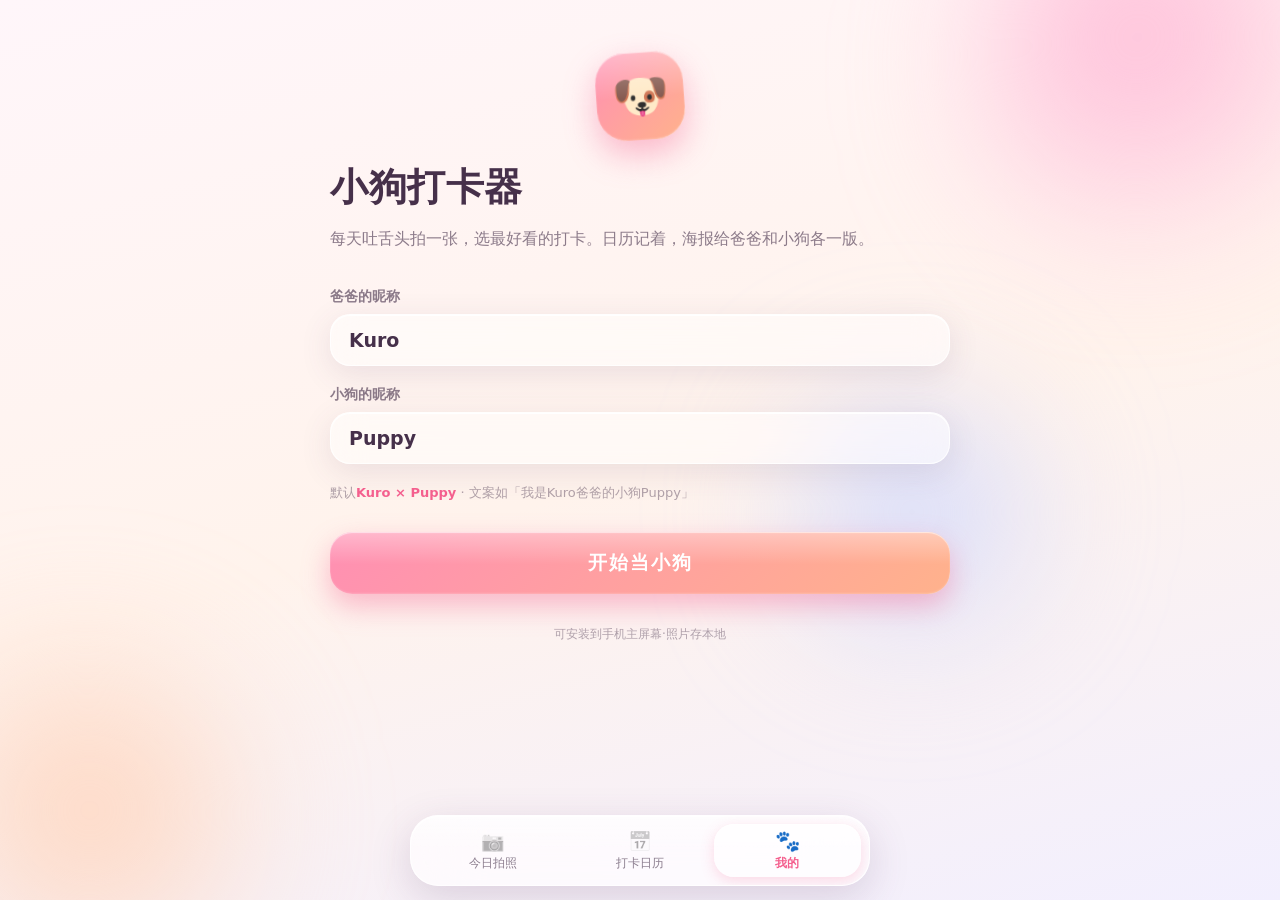
<file: index.html>
<!DOCTYPE html>
<html lang="zh-CN">
<head>
    <meta charset="UTF-8">
    <meta name="viewport" content="width=device-width, initial-scale=1.0, maximum-scale=1.0, user-scalable=no">
    <title>小狗打卡器</title>
    <link rel="stylesheet" href="theme.css">
    <link rel="stylesheet" href="index.css">
</head>
<body>
    <div class="box-icon">🐶</div>
    <h1>小狗打卡器</h1>
    <p class="desc">每天吐舌头拍一张，选最好看的打卡。日历记着，海报给爸爸和小狗各一版。</p>

    <label>爸爸的昵称</label>
    <input id="dad" value="Kuro">

    <label>小狗的昵称</label>
    <input id="puppy" value="Puppy">

    <p class="tip-text">默认<span id="tipShow">Kuro × Puppy</span> · 文案如「我是Kuro爸爸的小狗Puppy」</p>

    <button class="btn-start" onclick="saveInfo()">开始当小狗</button>

            <p class="bottom-note">可安装到手机主屏幕·照片存本地</p>

    <!-- 底部导航 -->
    <div class="tab-bar">
        <div class="tab-item" data-icon="📷" onclick="location.href='home.html'">今日拍照</div>
        <div class="tab-item" data-icon="📅" onclick="location.href='calendar.html'">打卡日历</div>
        <div class="tab-item tab-active" data-icon="🐾">我的</div>
    </div>

<script src="db.js"></script>
<script src="index.js"></script>
</body>
</html>
</file>
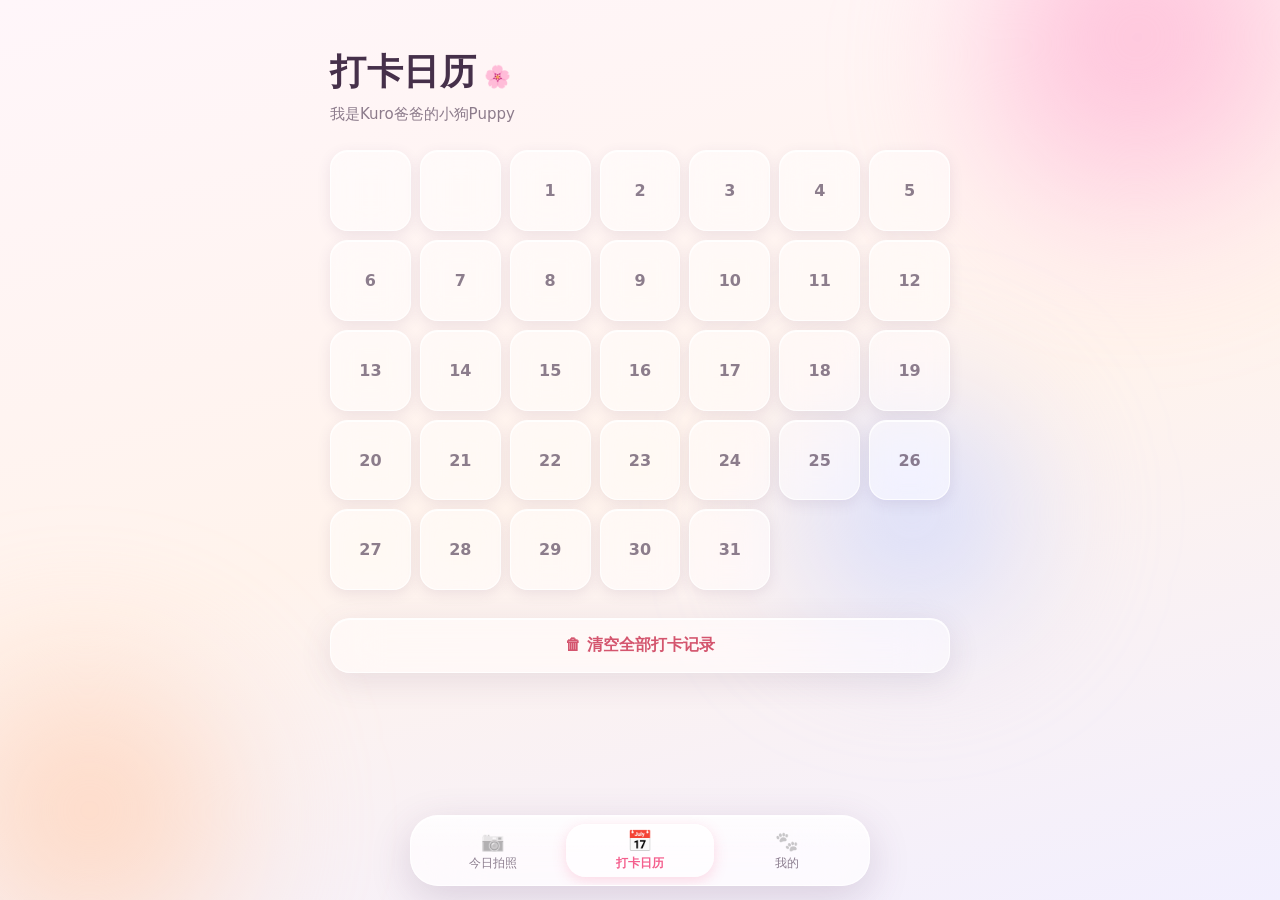
<file: calendar.html>
<!DOCTYPE html>
<html lang="zh-CN">
<head>
    <meta charset="UTF-8">
    <meta name="viewport" content="width=device-width, initial-scale=1.0, maximum-scale=1.0, user-scalable=no">
    <title>打卡日历</title>
    <link rel="stylesheet" href="theme.css">
    <link rel="stylesheet" href="calendar.css">
</head>
<body>
    <h2>打卡日历</h2>
    <p class="slogan" id="sloganText"></p>
    <div class="calendar-wrap" id="calendarBox">
        <!-- 日历格子由JS生成 -->
    </div>

    <!-- 清空全部打卡（需密码） -->
    <button class="btn-ghost clear-btn" onclick="openClearModal()">🗑 清空全部打卡记录</button>

    <!-- 清空打卡 · 密码确认弹窗 -->
    <div class="preview-mask" id="clearMask" style="display:none;">
        <div class="clear-box">
            <h3>清空全部打卡记录</h3>
            <p class="clear-tip">将删除日历里的所有照片和视频打卡，操作无法恢复。请输入密码确认。</p>
            <input type="password" id="clearPwd" placeholder="输入密码" autocomplete="off" onkeydown="if(event.key==='Enter')doClearAll()"/>
            <div class="clear-actions">
                <button class="btn-plain" onclick="closeClearModal()">取消</button>
                <button class="btn-danger" onclick="doClearAll()">确认清空</button>
            </div>
        </div>
    </div>

    <!-- 底部导航 -->
    <div class="tab-bar">
        <div class="tab-item" data-icon="📷" onclick="location.href='home.html'">今日拍照</div>
        <div class="tab-item tab-active" data-icon="📅">打卡日历</div>
        <div class="tab-item" data-icon="🐾" onclick="location.href='index.html?edit'">我的</div>
    </div>

<script src="db.js"></script>
<script src="calendar.js"></script>
</body>
</html>
</file>
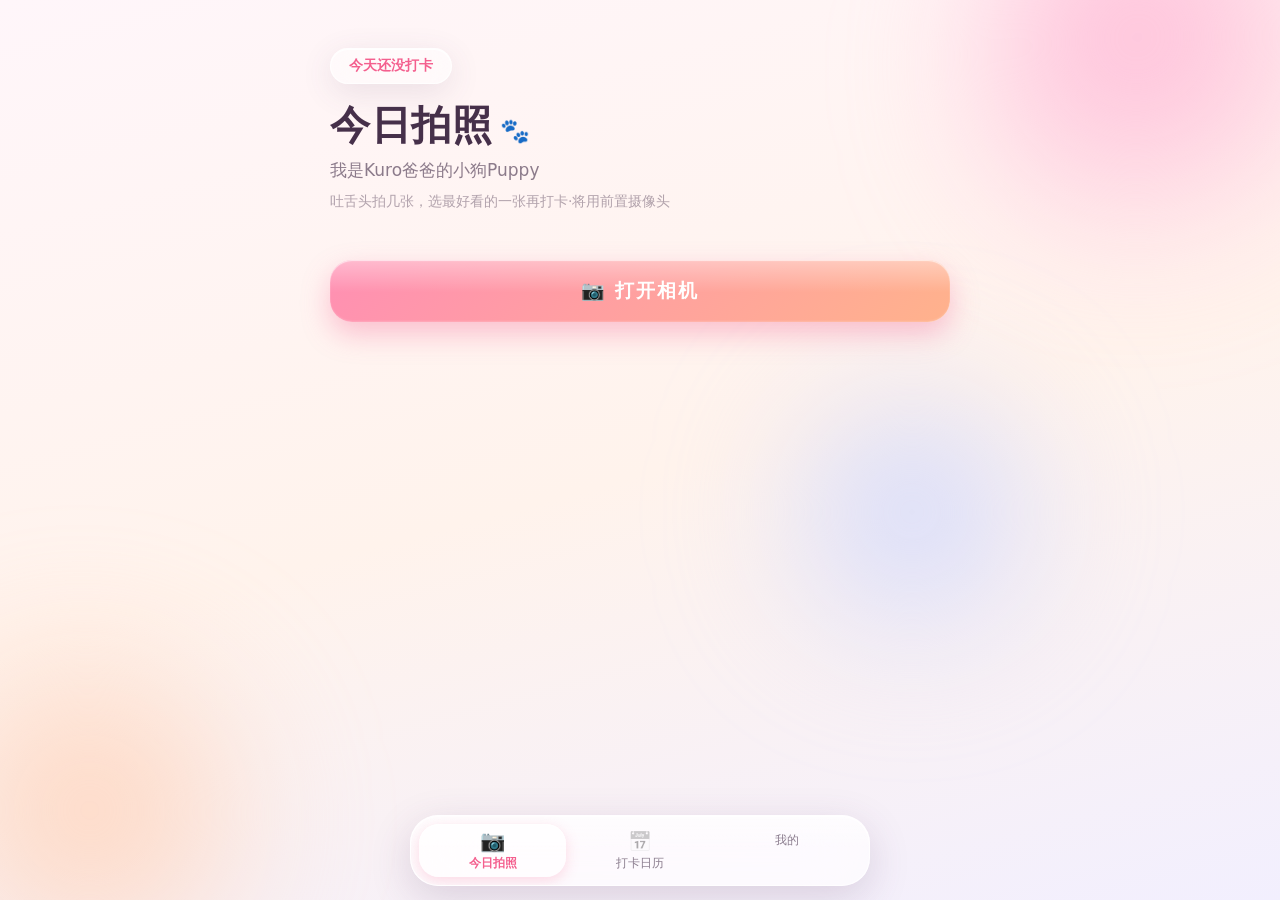
<file: home.html>
<!DOCTYPE html>
<html lang="zh-CN">
<head>
    <meta charset="UTF-8">
    <meta name="viewport" content="width=device-width, initial-scale=1.0, maximum-scale=1.0, user-scalable=no">
    <title>今日拍照</title>
    <link rel="stylesheet" href="theme.css">
    <link rel="stylesheet" href="home.css">
</head>
<body>
    <div>
        <p class="tag" id="statusText">今天还没打卡</p>
        <h2>今日拍照</h2>
        <p class="slogan" id="slogan">我是Kuro爸爸的小狗Puppy</p>
        <p class="sub-desc" id="subDesc">吐舌头拍几张，选最好看的一张再打卡·将用前置摄像头</p>
        <button class="btn-orange" onclick="startCamera()">📷 打开相机</button>
    </div>

    <!-- 底部导航 -->
    <div class="tab-bar">
        <div class="tab-item tab-active" data-icon="📷">今日拍照</div>
        <div class="tab-item" data-icon="📅" onclick="location.href='calendar.html'">打卡日历</div>
        <div class="tab-item" data-icon="" onclick="location.href='index.html?edit'">我的</div>
    </div>

    <!-- 相机界面 -->
    <div class="camera-box" id="cameraWrap">
        <video id="video" autoplay playsinline muted></video>
        <canvas class="photo-canvas" id="canvas"></canvas>

        <!-- 拍照 / 录像 模式切换 -->
        <div class="mode-tabs">
            <button class="mode-tab active" id="modePhoto" onclick="setMode('photo')">拍照</button>
            <button class="mode-tab" id="modeVideo" onclick="setMode('video')">录像</button>
        </div>

        <!-- 录制中指示灯（录像模式才显示） -->
        <div class="rec-indicator" id="recIndicator" style="display:none;">
            <span class="rec-dot"></span>
            <span id="recTimer">00:00</span>
        </div>

        <div class="camera-bottom">
            <h3 id="cameraTip">准备拍照</h3>
            <div class="cam-actions">
                <button id="btnCameraSwitch" onclick="switchCamera()">前置</button>
                <button id="btnCapture" onclick="onCaptureClick()">拍照</button>
                <button onclick="checkIn()">打卡</button>
            </div>
        </div>
    </div>

    <!-- 海报弹窗 -->
    <div class="poster-box" id="posterWrap">
        <h2 id="posterTitle">海报标题</h2>
        <div class="poster-media">
            <img class="poster-img" id="posterImg"/>
            <video class="poster-video" id="posterVideo" controls playsinline preload="metadata"></video>
        </div>
        <div class="btn-row">
            <button id="btnPuppy" class="poster-btn" onclick="setPosterMode('puppy')">🐶 小狗版海报</button>
            <button id="btnDad" class="poster-btn" onclick="setPosterMode('dad')">👨 爸爸版海报</button>
        </div>
        <button class="btn-close" onclick="closePoster()">关闭</button>
    </div>

<script src="db.js"></script>
<script src="home.js"></script>
</body>
</html>
</file>
<file: theme.css>
/* ============================================================
   主题 v2：液态玻璃 · 苹果风（Liquid Glass）
   共享设计变量 + 玻璃材质 + 底部导航 + 自适应容器
   四个页面均先引入本文件，再引入各自页面样式
   ============================================================ */

:root{
    /* 墨色：深梅紫，玻璃上更清晰的对比 */
    --ink:#46304a;
    --ink-soft:rgba(70,48,74,.62);
    --ink-faint:rgba(70,48,74,.42);

    /* 主色：樱粉→蜜桃 */
    --primary:#ff8fb3;
    --primary-deep:#f45f8e;
    --peach:#ffb28c;
    --lavender:#c3b5f5;

    /* 液态玻璃材质 */
    --glass-bg:rgba(255,255,255,.52);
    --glass-bg-strong:rgba(255,255,255,.68);
    --glass-brd:rgba(255,255,255,.78);
    --glass-shadow:0 8px 32px rgba(93,63,106,.12);
    --glass-inset:inset 0 1px 0 rgba(255,255,255,.9);
    --glass-blur:blur(24px) saturate(170%);
    --glass-blur-strong:blur(32px) saturate(180%);

    --line:rgba(255,143,179,.28);
    --shadow-soft:0 4px 14px rgba(93,63,106,.10);
}

*{
    margin:0;padding:0;box-sizing:border-box;
    font-family:-apple-system,BlinkMacSystemFont,"SF Pro Text","SF Pro Display",
        "PingFang SC","HarmonyOS Sans SC","Microsoft YaHei",system-ui,sans-serif;
    -webkit-tap-highlight-color:transparent;
}

body{
    color:var(--ink);
    min-height:100vh;
    min-height:100dvh;
    background:linear-gradient(165deg,#fff6fa 0%,#fff3ec 52%,#f2effe 100%) fixed;
    -webkit-font-smoothing:antialiased;
    overflow-x:hidden;
}

/* —— 动态背景光斑：玻璃质感的灵魂，玻璃元素模糊的就是它们 —— */
html::before, body::before, body::after{
    content:"";
    position:fixed;
    border-radius:50%;
    pointer-events:none;
    z-index:0;
    filter:blur(64px);
}
html::before{
    width:440px;height:440px;top:-140px;right:-120px;
    background:radial-gradient(circle at 40% 40%, #ffb6d5, transparent 66%);
    animation:blobFloat 18s ease-in-out infinite alternate;
}
body::before{
    width:400px;height:400px;bottom:-130px;left:-130px;
    background:radial-gradient(circle at 55% 45%, #ffd2b8, transparent 66%);
    animation:blobFloat 24s ease-in-out -8s infinite alternate-reverse;
}
body::after{
    width:340px;height:340px;top:38%;left:58%;
    background:radial-gradient(circle at 50% 50%, #c9d4ff, transparent 66%);
    animation:blobFloat 28s ease-in-out -14s infinite alternate;
}
@keyframes blobFloat{
    from{transform:translate(0,0) scale(1);}
    to{transform:translate(-44px,34px) scale(1.16);}
}

/* —— 自适应：内容列居中（全屏层除外），并抬到光斑之上 —— */
body > div:not(.tab-bar):not(.camera-box):not(.poster-box):not(.batch-modal):not(.export-modal):not(.preview-mask),
body > h1, body > h2, body > p, body > label, body > input, body > button, body > form{
    position:relative;
    z-index:1;
    max-width:620px;
    margin-left:auto;
    margin-right:auto;
}
/* input/button 默认 inline-block，margin:auto 不居中；转 block 后才能在列内居中 */
body > input, body > button{
    display:block;
}

/* —— 状态小标签：玻璃胶囊 —— */
.tag{
    display:inline-flex;align-items:center;gap:6px;
    background:var(--glass-bg);
    backdrop-filter:var(--glass-blur);
    -webkit-backdrop-filter:var(--glass-blur);
    border:1px solid var(--glass-brd);
    color:var(--primary-deep);
    padding:8px 18px;width:fit-content;
    border-radius:999px;
    font-size:14px;font-weight:600;
    box-shadow:var(--glass-shadow), var(--glass-inset);
}

/* —— 主按钮：粉桃渐变 + 顶部高光（玻璃光泽感） —— */
.btn-orange{
    width:100%;
    position:relative;overflow:hidden;
    background:linear-gradient(135deg,var(--primary) 0%,var(--peach) 100%);
    color:#fff;
    font-weight:700;
    font-size:clamp(17px, 4.4vw, 19px);
    letter-spacing:2px;
    border:none;
    padding:clamp(15px, 4.2vw, 18px);
    border-radius:22px;
    cursor:pointer;
    box-shadow:0 12px 28px rgba(244,95,142,.35),
               inset 0 1px 1px rgba(255,255,255,.65),
               inset 0 -1px 2px rgba(255,255,255,.2);
    transition:transform .15s ease, box-shadow .15s ease;
}
.btn-orange::after{
    content:"";
    position:absolute;inset:0;
    background:linear-gradient(180deg,rgba(255,255,255,.38),rgba(255,255,255,0) 52%);
    pointer-events:none;
}
.btn-orange:active{transform:scale(.97);}

/* —— 次按钮：真正的液态玻璃 —— */
.btn-secondary{
    width:100%;
    margin-top:14px;
    background:var(--glass-bg);
    backdrop-filter:var(--glass-blur);
    -webkit-backdrop-filter:var(--glass-blur);
    color:var(--primary-deep);
    font-weight:600;
    font-size:clamp(15px, 4vw, 16px);
    border:1px solid var(--glass-brd);
    padding:clamp(14px, 4vw, 16px);
    border-radius:20px;
    cursor:pointer;
    box-shadow:var(--glass-shadow), var(--glass-inset);
    transition:transform .15s ease, background .2s ease;
}
.btn-secondary:active{transform:scale(.98);background:rgba(255,255,255,.68);}

/* —— 幽灵按钮（数据管理页用） —— */
.btn-ghost{
    width:100%;
    margin-top:8px;
    background:var(--glass-bg);
    backdrop-filter:var(--glass-blur);
    -webkit-backdrop-filter:var(--glass-blur);
    color:var(--primary-deep);
    font-weight:600;
    font-size:clamp(15px, 4vw, 16px);
    border:1px solid var(--glass-brd);
    padding:clamp(14px, 4vw, 16px);
    border-radius:20px;
    cursor:pointer;
    box-shadow:var(--glass-shadow), var(--glass-inset);
    transition:transform .15s ease;
}
.btn-ghost:active{transform:scale(.98);}

/* —— 底部导航：液态玻璃悬浮胶囊 —— */
.tab-bar{
    position:fixed;
    left:50%;transform:translateX(-50%);
    bottom:calc(14px + env(safe-area-inset-bottom, 0px));
    width:min(460px, calc(100% - 28px));
    display:flex;
    background:var(--glass-bg-strong);
    backdrop-filter:var(--glass-blur-strong);
    -webkit-backdrop-filter:var(--glass-blur-strong);
    border:1px solid var(--glass-brd);
    border-radius:28px;
    box-shadow:0 12px 40px rgba(93,63,106,.18), var(--glass-inset);
    padding:8px;
    z-index:50;
    overflow:hidden;
}
/* 顶部流光 */
.tab-bar::before{
    content:"";
    position:absolute;inset:0;
    background:linear-gradient(180deg,rgba(255,255,255,.5),rgba(255,255,255,0) 46%);
    pointer-events:none;
}
.tab-item{
    flex:1;
    position:relative;
    text-align:center;
    font-size:12px;
    color:var(--ink-soft);
    cursor:pointer;
    border-radius:20px;
    padding:6px 0 5px;
    transition:background .25s ease, color .25s ease;
    user-select:none;
}
.tab-item::before{
    content:attr(data-icon);
    display:block;
    font-size:19px;
    margin-bottom:2px;
    filter:grayscale(1);
    opacity:.55;
    transition:filter .25s ease, opacity .25s ease, transform .25s ease;
}
.tab-item:active{background:rgba(255,143,179,.10);}
.tab-active{
    color:var(--primary-deep);
    font-weight:700;
    background:rgba(255,255,255,.6);
    box-shadow:0 4px 14px rgba(244,95,142,.22), inset 0 1px 0 rgba(255,255,255,.95);
}
.tab-active::before{filter:none;opacity:1;transform:translateY(-1px) scale(1.08);}

/* —— 通用弹窗遮罩：深色玻璃 —— */
.mask-dim{
    position:fixed;inset:0;
    background:rgba(70,48,74,.38);
    backdrop-filter:blur(10px) saturate(140%);
    -webkit-backdrop-filter:blur(10px) saturate(140%);
    z-index:200;
    display:flex;align-items:center;justify-content:center;
    padding:18px;
}

/* —— 减弱动态效果偏好 —— */
@media (prefers-reduced-motion:reduce){
    *,*::before,*::after{animation:none !important;transition:none !important;}
}
</file>
<file: index.css>
/* ===== 我的 / 初始设置页（依赖 theme.css · 液态玻璃） ===== */

body{
    padding:clamp(38px, 6vh, 52px) clamp(18px, 5vw, 26px) 140px;
}

/* 吉祥物头像：玻璃渐变圆角方块 */
.box-icon{
    width:clamp(72px, 18vw, 88px);
    height:clamp(72px, 18vw, 88px);
    display:flex;align-items:center;justify-content:center;
    font-size:clamp(38px, 9vw, 46px);
    background:linear-gradient(135deg,var(--primary),var(--peach));
    border-radius:30px;
    margin-bottom:22px;
    box-shadow:0 14px 32px rgba(244,95,142,.4),
               inset 0 1px 1px rgba(255,255,255,.55),
               inset 0 -1px 2px rgba(255,255,255,.2);
    transform:rotate(-4deg);
    position:relative;overflow:hidden;
}
.box-icon::after{
    content:"";
    position:absolute;inset:0;
    background:linear-gradient(180deg,rgba(255,255,255,.35),rgba(255,255,255,0) 52%);
    pointer-events:none;
}

h1{
    font-size:clamp(30px, 7.5vw, 38px);
    font-weight:800;
    margin-bottom:12px;
    letter-spacing:.5px;
}
.desc{
    color:var(--ink-soft);
    font-size:clamp(14px, 3.8vw, 16px);
    line-height:1.8;
    margin-bottom:clamp(24px, 5vh, 34px);
}

label{
    display:block;
    color:var(--ink-soft);
    margin-bottom:8px;
    font-size:14px;
    font-weight:600;
}
input{
    width:100%;
    background:rgba(255,255,255,.55);
    backdrop-filter:blur(16px) saturate(150%);
    -webkit-backdrop-filter:blur(16px) saturate(150%);
    border:1px solid var(--glass-brd);
    color:var(--ink);
    font-size:clamp(17px, 4.6vw, 19px);
    font-weight:600;
    padding:14px 18px;
    border-radius:20px;
    margin-bottom:20px;
    outline:none;
    box-shadow:var(--glass-shadow), var(--glass-inset);
    transition:border-color .2s ease, box-shadow .2s ease, background .2s ease;
}
input:focus{
    border-color:var(--primary);
    background:rgba(255,255,255,.75);
    box-shadow:0 0 0 5px rgba(255,143,179,.18), var(--glass-inset);
}

.tip-text{
    color:var(--ink-faint);
    font-size:13px;
    margin-bottom:clamp(20px, 4vh, 30px);
}
#tipShow{color:var(--primary-deep);font-weight:700;}

.btn-start{
    width:100%;
    position:relative;overflow:hidden;
    background:linear-gradient(135deg,var(--primary),var(--peach));
    color:#fff;
    font-weight:700;
    font-size:clamp(17px, 4.4vw, 19px);
    letter-spacing:2px;
    border:none;
    padding:clamp(16px, 4.4vw, 18px);
    border-radius:22px;
    cursor:pointer;
    box-shadow:0 12px 28px rgba(244,95,142,.4),
               inset 0 1px 1px rgba(255,255,255,.6),
               inset 0 -1px 2px rgba(255,255,255,.2);
    transition:transform .15s ease;
}
.btn-start::after{
    content:"";
    position:absolute;inset:0;
    background:linear-gradient(180deg,rgba(255,255,255,.36),rgba(255,255,255,0) 52%);
    pointer-events:none;
}
.btn-start:active{transform:scale(.97);}

.bottom-note{
    text-align:center;
    color:var(--ink-faint);
    font-size:12px;
    margin-top:clamp(22px, 4vh, 32px);
}
</file>
<file: calendar.css>
/* ===== 打卡日历页（依赖 theme.css · 液态玻璃） ===== */

body{
    padding:clamp(36px, 6vh, 48px) clamp(14px, 4vw, 20px) 140px;
}

h2{
    font-size:clamp(28px, 7vw, 36px);
    font-weight:800;
    margin-bottom:8px;
    letter-spacing:.5px;
}
h2::after{content:"🌸";font-size:.6em;margin-left:8px;}
.slogan{
    color:var(--ink-soft);
    font-size:clamp(14px, 3.8vw, 15px);
    margin-bottom:clamp(18px, 4vh, 26px);
}

.calendar-wrap{
    display:grid;
    grid-template-columns:repeat(7,1fr);
    gap:clamp(5px, 1.6vw, 9px);
}
.day-cell{
    aspect-ratio:1;
    background:var(--glass-bg);
    backdrop-filter:blur(14px) saturate(150%);
    -webkit-backdrop-filter:blur(14px) saturate(150%);
    border:1px solid var(--glass-brd);
    display:flex;
    align-items:center;
    justify-content:center;
    font-size:clamp(13px, 3.4vw, 16px);
    font-weight:600;
    color:var(--ink-soft);
    position:relative;
    overflow:hidden;
    border-radius:clamp(12px, 3.6vw, 18px);
    box-shadow:var(--glass-inset), var(--shadow-soft);
    transition:transform .15s ease;
}
.day-cell:active{transform:scale(.93);}

.day-cell.has-img{
    background-size:cover;
    background-position:center;
    color:#fff;
    text-shadow:0 1px 3px rgba(0,0,0,.55);
    border-color:transparent;
    box-shadow:0 6px 18px rgba(93,63,106,.18);
}
.day-cell.has-video{
    background:linear-gradient(135deg,#ffd3e0,#ffe4d1);
    color:#a4506b;
    border-color:transparent;
    box-shadow:0 6px 18px rgba(244,95,142,.22), inset 0 1px 0 rgba(255,255,255,.8);
}
.play-icon{
    position:absolute;
    width:clamp(24px, 7vw, 32px);
    height:clamp(24px, 7vw, 32px);
    border-radius:50%;
    background:rgba(255,255,255,.92);
    box-shadow:0 2px 10px rgba(164,80,107,.4);
}
.play-icon::after{
    content:"";
    position:absolute;
    left:38%;top:27%;
    width:0;height:0;
    border-left:.55em solid #f45f8e;
    border-top:.32em solid transparent;
    border-bottom:.32em solid transparent;
    font-size:clamp(20px, 6vw, 28px);
}
.cell-badge{
    position:absolute;
    right:4px;bottom:4px;
    background:linear-gradient(135deg,var(--primary),var(--peach));
    color:#fff;
    font-size:11px;font-weight:700;
    padding:2px 7px;border-radius:999px;
    box-shadow:0 2px 8px rgba(244,95,142,.45);
}

/* ===== 预览弹窗：暗玻璃 ===== */
.preview-mask{
    position:fixed;inset:0;
    background:rgba(22,16,15,.72);
    backdrop-filter:blur(22px) saturate(150%);
    -webkit-backdrop-filter:blur(22px) saturate(150%);
    z-index:100;
    display:flex;align-items:center;justify-content:center;
    padding:clamp(14px, 4vw, 24px);
}
.preview-box{
    position:relative;
    max-width:100%;max-height:100%;
    width:min(680px, 100%);
    background:rgba(38,26,30,.55);
    backdrop-filter:blur(30px) saturate(160%);
    -webkit-backdrop-filter:blur(30px) saturate(160%);
    border:1px solid rgba(255,255,255,.14);
    border-radius:30px;
    overflow:hidden;
    display:flex;flex-direction:column;align-items:center;
    box-shadow:0 28px 80px rgba(0,0,0,.5), inset 0 1px 0 rgba(255,255,255,.14);
}
.preview-stage{
    width:100%;
    max-height:78vh;
    display:flex;align-items:center;justify-content:center;
    overflow:hidden;
}
.preview-box img, .preview-box video{
    max-width:100%;
    max-height:78vh;
    display:block;
}
.preview-close{
    position:absolute;
    top:12px;right:12px;
    z-index:2;
    width:40px;height:40px;border-radius:50%;
    background:rgba(255,255,255,.16);
    color:#fff;
    border:1px solid rgba(255,255,255,.24);
    font-size:24px;line-height:38px;
    cursor:pointer;
    backdrop-filter:blur(16px) saturate(150%);
    -webkit-backdrop-filter:blur(16px) saturate(150%);
    box-shadow:inset 0 1px 0 rgba(255,255,255,.25);
}
.preview-nav{
    position:absolute;
    top:50%;transform:translateY(-50%);
    width:44px;height:44px;border-radius:50%;
    background:rgba(255,255,255,.16);
    color:#fff;
    border:1px solid rgba(255,255,255,.24);
    font-size:26px;line-height:42px;
    cursor:pointer;z-index:2;
    backdrop-filter:blur(16px) saturate(150%);
    -webkit-backdrop-filter:blur(16px) saturate(150%);
    box-shadow:inset 0 1px 0 rgba(255,255,255,.25);
    transition:background .2s ease;
}
.preview-nav:hover{background:rgba(255,143,179,.55);}
.preview-strip{
    width:100%;
    display:flex;
    gap:8px;
    padding:10px;
    overflow-x:auto;
    background:rgba(0,0,0,.28);
    border-top:1px solid rgba(255,255,255,.1);
    max-height:18vh;
}
.preview-strip::-webkit-scrollbar{height:4px;}
.preview-strip::-webkit-scrollbar-thumb{background:rgba(255,255,255,.22);border-radius:999px;}
.strip-item{
    flex:0 0 58px;height:58px;
    border-radius:14px;
    border:2px solid transparent;
    background-size:cover;background-position:center;
    cursor:pointer;
    position:relative;
    flex-shrink:0;
    background-color:rgba(255,255,255,.14);
    transition:border-color .2s ease, transform .15s ease;
}
.strip-item:active{transform:scale(.94);}
.strip-item.active{border-color:var(--primary);}
.strip-video{
    background:linear-gradient(135deg,#ffd3e0,#ffe4d1);
    display:flex;align-items:center;justify-content:center;
}
.strip-play{
    width:0;height:0;
    border-left:12px solid #f45f8e;
    border-top:7px solid transparent;
    border-bottom:7px solid transparent;
    margin-left:4px;
}

/* ===== 清空打卡（需密码） ===== */
.clear-btn{
    margin-top:clamp(18px, 4vh, 28px);
    color:#d4556e;
}
.clear-box{
    width:min(360px, 100%);
    background:var(--glass-bg-strong);
    backdrop-filter:var(--glass-blur-strong);
    -webkit-backdrop-filter:var(--glass-blur-strong);
    border:1px solid var(--glass-brd);
    border-radius:26px;
    padding:clamp(20px, 5vw, 28px);
    box-shadow:0 20px 60px rgba(93,63,106,.28), var(--glass-inset);
}
.clear-box h3{
    font-size:clamp(18px, 5vw, 20px);
    font-weight:800;
}
.clear-tip{
    color:var(--ink-soft);
    font-size:13.5px;
    line-height:1.6;
    margin:10px 0 16px;
}
.clear-box input{
    width:100%;
    background:rgba(255,255,255,.6);
    border:1px solid var(--glass-brd);
    border-radius:14px;
    padding:12px 14px;
    font-size:15px;
    color:var(--ink);
    outline:none;
    box-shadow:var(--glass-inset);
    transition:border-color .2s ease;
}
.clear-box input:focus{border-color:var(--primary);}
.clear-actions{
    display:flex;
    gap:10px;
    margin-top:16px;
}
.clear-actions button{
    flex:1;
    border:none;
    padding:13px 0;
    border-radius:16px;
    font-size:15px;
    font-weight:700;
    cursor:pointer;
    transition:transform .15s ease;
}
.clear-actions button:active{transform:scale(.96);}
.clear-actions .btn-plain{
    background:rgba(255,255,255,.55);
    border:1px solid var(--glass-brd);
    color:var(--ink-soft);
    box-shadow:var(--glass-inset);
}
.clear-actions .btn-danger{
    background:linear-gradient(135deg,#f45f8e,#ffb28c);
    color:#fff;
    box-shadow:0 8px 20px rgba(244,95,142,.38), inset 0 1px 1px rgba(255,255,255,.6);
}
</file>
<file: home.css>
/* ===== 今日拍照页（依赖 theme.css · 液态玻璃） ===== */

body{
    padding:clamp(36px, 6vh, 48px) clamp(18px, 5vw, 24px) 130px;
}

h2{
    font-size:clamp(30px, 8vw, 40px);
    font-weight:800;
    margin:14px 0 6px;
    letter-spacing:.5px;
}
h2::after{content:"🐾";font-size:.6em;margin-left:8px;}

.slogan{
    font-size:clamp(15px, 4.2vw, 17px);
    color:var(--ink-soft);
    margin-bottom:8px;
}
.sub-desc{
    color:var(--ink-faint);
    font-size:14px;
    line-height:1.7;
    margin-bottom:clamp(24px, 5vh, 36px);
}

.btn-orange{margin-top:10px;}

/* ===== 相机界面（深色沉浸 + 暗玻璃） ===== */
.camera-box{
    position:fixed;
    inset:0;
    height:100vh;
    height:100dvh;
    background:#16100f;
    display:none;
    z-index:100;
}
.camera-box video{
    width:100%;height:100%;
    object-fit:cover;
    transform:scaleX(-1); /*前置镜像，JS 会按镜头切换*/
    background:#000;
}
.photo-canvas{display:none;}

/* 拍照 / 录像 模式切换：暗玻璃分段控件 */
.mode-tabs{
    position:absolute;
    top:calc(16px + env(safe-area-inset-top, 0px));
    left:50%;
    transform:translateX(-50%);
    display:flex;
    gap:4px;
    background:rgba(30,20,26,.42);
    padding:4px;
    border-radius:999px;
    backdrop-filter:blur(20px) saturate(160%);
    -webkit-backdrop-filter:blur(20px) saturate(160%);
    border:1px solid rgba(255,255,255,.18);
    box-shadow:0 8px 28px rgba(0,0,0,.28), inset 0 1px 0 rgba(255,255,255,.22);
    z-index:3;
}
.mode-tab{
    background:transparent;
    border:none;
    color:#fff;
    padding:8px 22px;
    border-radius:999px;
    font-size:15px;
    opacity:.6;
    cursor:pointer;
    transition:all .25s ease;
}
.mode-tab.active{
    background:linear-gradient(135deg,var(--primary),var(--peach));
    color:#fff;
    opacity:1;
    font-weight:700;
    box-shadow:0 4px 14px rgba(244,95,142,.45), inset 0 1px 1px rgba(255,255,255,.5);
}

/* 录制中指示灯 */
.rec-indicator{
    position:absolute;
    top:calc(72px + env(safe-area-inset-top, 0px));
    left:50%;
    transform:translateX(-50%);
    display:flex;
    align-items:center;
    gap:8px;
    background:rgba(30,20,26,.5);
    padding:7px 16px;
    border-radius:999px;
    color:#fff;
    font-size:14px;
    font-variant-numeric:tabular-nums;
    backdrop-filter:blur(16px) saturate(150%);
    -webkit-backdrop-filter:blur(16px) saturate(150%);
    border:1px solid rgba(255,255,255,.16);
    z-index:3;
}
.rec-dot{
    width:11px;height:11px;
    background:#ff4d6d;
    border-radius:50%;
    box-shadow:0 0 10px rgba(255,77,109,.8);
    animation:recPulse 1.2s ease-in-out infinite;
}
@keyframes recPulse{
    0%,100%{opacity:1;transform:scale(1);}
    50%{opacity:.4;transform:scale(.7);}
}

.camera-bottom{
    position:absolute;
    bottom:calc(26px + env(safe-area-inset-bottom, 0px));
    width:100%;
    padding:0 clamp(18px, 5vw, 40px);
    z-index:3;
}
.camera-bottom h3{
    color:rgba(255,255,255,.92);
    margin-bottom:14px;
    font-size:15px;
    font-weight:500;
    text-align:center;
    text-shadow:0 1px 8px rgba(0,0,0,.5);
}
.cam-actions{display:flex;gap:12px;}
.cam-actions button{
    padding:clamp(14px, 4.4vw, 17px) 8px;
    border:none;
    border-radius:22px;
    font-size:16px;
    font-weight:700;
    cursor:pointer;
    transition:transform .15s ease;
}
.cam-actions button:active{transform:scale(.95);}

/* 切换镜头：暗玻璃 */
#btnCameraSwitch{
    width:25%;
    background:rgba(255,255,255,.14);
    color:#fff;
    border:1px solid rgba(255,255,255,.28);
    backdrop-filter:blur(18px) saturate(150%);
    -webkit-backdrop-filter:blur(18px) saturate(150%);
    box-shadow:inset 0 1px 0 rgba(255,255,255,.25), 0 6px 18px rgba(0,0,0,.22);
}

/* 拍照/录制主按钮：粉桃玻璃渐变，录像时变红 */
#btnCapture{
    flex:1;
    position:relative;overflow:hidden;
    background:linear-gradient(135deg,var(--primary),var(--peach));
    color:#fff;
    box-shadow:0 10px 26px rgba(244,95,142,.45),
               inset 0 1px 1px rgba(255,255,255,.55);
}
#btnCapture::after{
    content:"";
    position:absolute;inset:0;
    background:linear-gradient(180deg,rgba(255,255,255,.3),rgba(255,255,255,0) 52%);
    pointer-events:none;
}
#btnCapture.recording{
    background:#ff4d6d;
    box-shadow:0 10px 26px rgba(255,77,109,.45),
               inset 0 1px 1px rgba(255,255,255,.45);
}

/* 打卡按钮：亮玻璃 */
.cam-actions button:nth-child(3){
    flex:1;
    background:rgba(255,255,255,.85);
    color:var(--primary-deep);
    box-shadow:0 8px 22px rgba(0,0,0,.25), inset 0 1px 0 rgba(255,255,255,.95);
}

/* ===== 海报弹窗：全屏亮玻璃 ===== */
.poster-box{
    position:fixed;
    inset:0;
    background:linear-gradient(165deg,rgba(255,246,250,.86),rgba(255,243,236,.86) 52%,rgba(242,239,254,.86));
    backdrop-filter:blur(30px) saturate(170%);
    -webkit-backdrop-filter:blur(30px) saturate(170%);
    padding:calc(clamp(16px, 3vh, 22px) + env(safe-area-inset-top, 0px)) clamp(16px, 4vw, 24px) calc(clamp(14px, 3vh, 20px) + env(safe-area-inset-bottom, 0px));
    display:none;
    flex-direction:column;
    overflow:auto;
    z-index:110;
}
.poster-box h2{
    flex-shrink:0;
    font-size:clamp(21px, 5.6vw, 26px);
    text-align:center;
    margin:6px 0 14px;
}
.poster-box h2::after{content:none;}
.poster-media{
    width:100%;
    flex:1;
    min-height:0;
    display:flex;
    align-items:center;
    justify-content:center;
}
.poster-img, .poster-video{
    width:100%;
    max-height:100%;
    object-fit:contain;
    border:10px solid rgba(255,255,255,.92);
    border-radius:26px;
    box-shadow:0 20px 50px rgba(93,63,106,.25), inset 0 1px 0 rgba(255,255,255,.9);
    background:#fff;
}
.btn-row{display:flex;gap:12px;margin-top:clamp(16px, 3vh, 24px);flex-shrink:0;}
.poster-btn{
    flex:1;
    padding:clamp(13px, 3.6vw, 15px);
    background:var(--glass-bg);
    backdrop-filter:var(--glass-blur);
    -webkit-backdrop-filter:var(--glass-blur);
    border:1px solid var(--glass-brd);
    color:var(--ink);
    font-size:16px;
    font-weight:600;
    border-radius:20px;
    cursor:pointer;
    box-shadow:var(--glass-shadow), var(--glass-inset);
    transition:all .25s ease;
}
.poster-btn.active{
    background:linear-gradient(135deg,var(--primary),var(--peach));
    color:#fff;
    border-color:transparent;
    box-shadow:0 10px 24px rgba(244,95,142,.4), inset 0 1px 1px rgba(255,255,255,.5);
}
.poster-box .btn-close{
    flex-shrink:0;
    width:100%;
    margin-top:14px;
    padding:clamp(13px, 3.6vw, 15px);
    background:var(--glass-bg);
    backdrop-filter:var(--glass-blur);
    -webkit-backdrop-filter:var(--glass-blur);
    color:var(--ink-soft);
    border:1px solid var(--glass-brd);
    border-radius:20px;
    font-size:16px;
    font-weight:600;
    cursor:pointer;
    box-shadow:var(--glass-shadow), var(--glass-inset);
}
</file>
